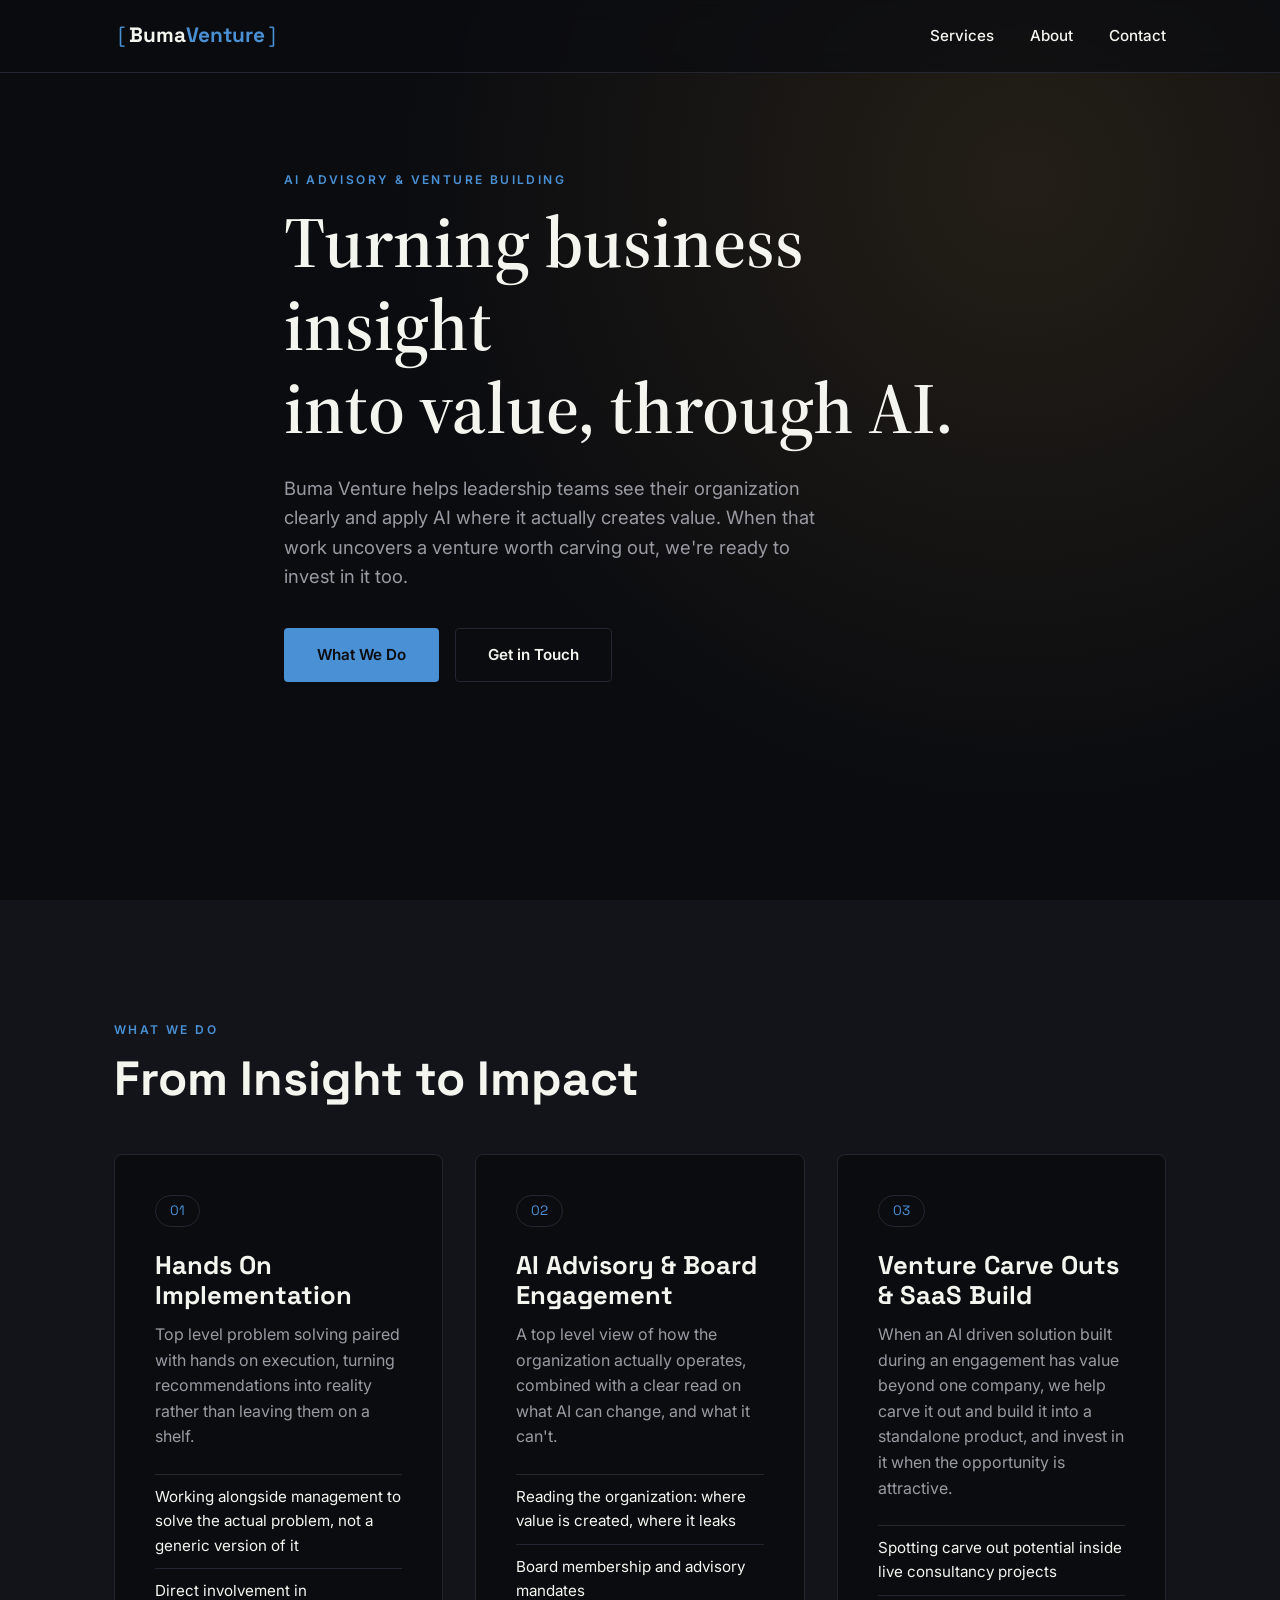
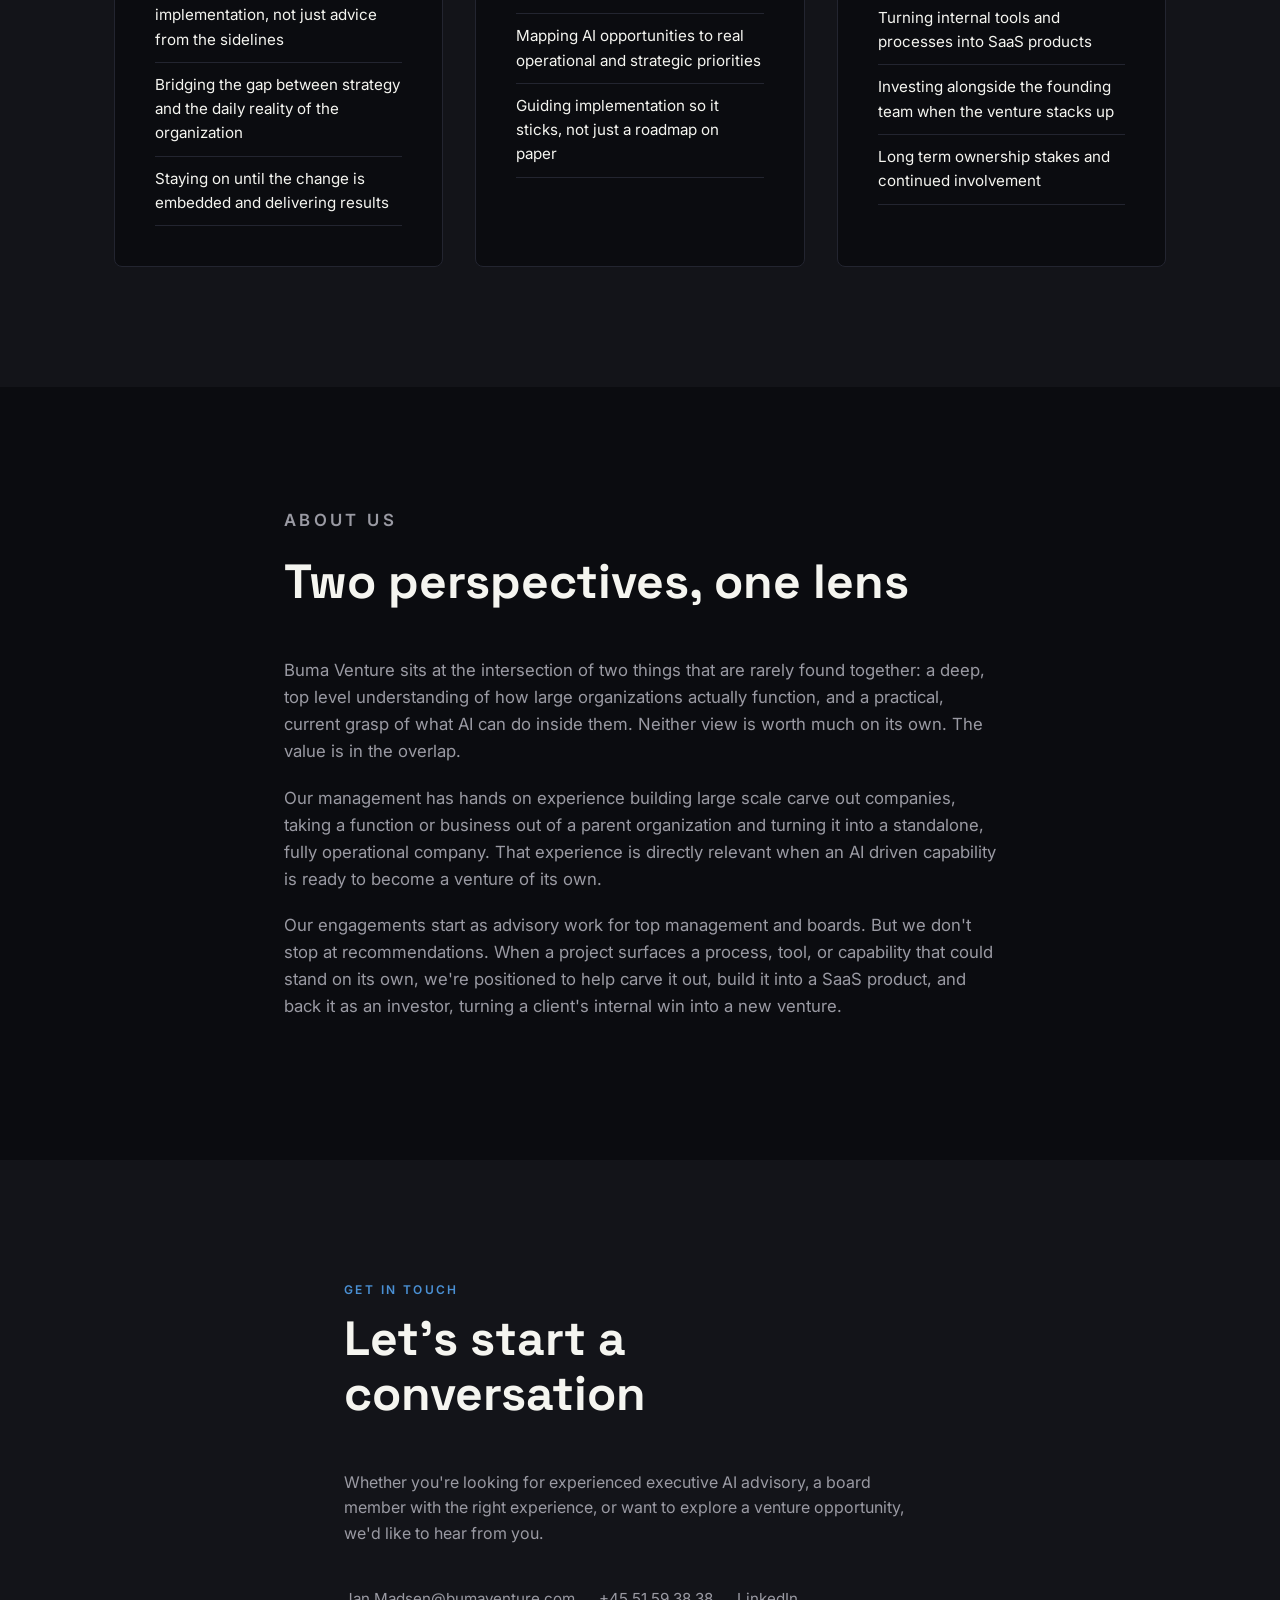
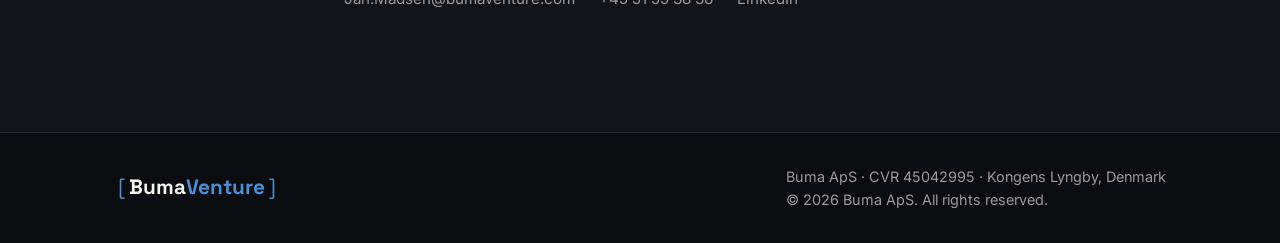
<file: index.html>
<!DOCTYPE html>
<html lang="en">
<head>
<meta charset="UTF-8">
<meta name="viewport" content="width=device-width, initial-scale=1.0">
<title>Buma Venture — AI Advisory &amp; Venture Building</title>
<link rel="preconnect" href="https://fonts.googleapis.com">
<link rel="preconnect" href="https://fonts.gstatic.com" crossorigin>
<link href="https://fonts.googleapis.com/css2?family=Space+Grotesk:wght@400;500;600;700&family=Source+Serif+4:opsz,wght@8..60,400;8..60,600&family=Inter:wght@400;500;600&display=swap" rel="stylesheet">
<link rel="stylesheet" href="styles.css">
</head>
<body>

<header class="navbar" id="navbar">
  <div class="container nav-inner">
    <a href="#top" class="logo"><span class="accent bracket">[</span>Buma<span class="accent">Venture</span><span class="accent bracket">]</span></a>
    <nav class="nav-links">
      <a href="#services">Services</a>
      <a href="#about">About</a>
      <a href="#contact">Contact</a>
    </nav>
    <button class="nav-toggle" id="navToggle" aria-label="Toggle menu">
      <span></span><span></span><span></span>
    </button>
  </div>
</header>

<section class="hero" id="top">
  <div class="container hero-inner">
    <p class="eyebrow reveal">AI Advisory &amp; Venture Building</p>
    <h1 class="reveal">Turning business insight<br>into value, through AI.</h1>
    <p class="hero-sub reveal">Buma Venture helps leadership teams see their organization clearly and apply AI where it actually creates value. When that work uncovers a venture worth carving out, we're ready to invest in it too.</p>
    <div class="hero-cta reveal">
      <a href="#services" class="btn btn-primary">What We Do</a>
      <a href="#contact" class="btn btn-outline">Get in Touch</a>
    </div>
  </div>
</section>

<section class="services" id="services">
  <div class="container">
    <p class="eyebrow reveal">What We Do</p>
    <h2 class="reveal">From Insight to Impact</h2>
    <div class="pillars pillars-3">
      <div class="pillar reveal">
        <span class="pillar-tag">01</span>
        <h3>Hands On Implementation</h3>
        <p class="pillar-desc">Top level problem solving paired with hands on execution, turning recommendations into reality rather than leaving them on a shelf.</p>
        <ul>
          <li>Working alongside management to solve the actual problem, not a generic version of it</li>
          <li>Direct involvement in implementation, not just advice from the sidelines</li>
          <li>Bridging the gap between strategy and the daily reality of the organization</li>
          <li>Staying on until the change is embedded and delivering results</li>
        </ul>
      </div>
      <div class="pillar reveal">
        <span class="pillar-tag">02</span>
        <h3>AI Advisory &amp; Board Engagement</h3>
        <p class="pillar-desc">A top level view of how the organization actually operates, combined with a clear read on what AI can change, and what it can't.</p>
        <ul>
          <li>Reading the organization: where value is created, where it leaks</li>
          <li>Board membership and advisory mandates</li>
          <li>Mapping AI opportunities to real operational and strategic priorities</li>
          <li>Guiding implementation so it sticks, not just a roadmap on paper</li>
        </ul>
      </div>
      <div class="pillar reveal">
        <span class="pillar-tag">03</span>
        <h3>Venture Carve Outs &amp; SaaS Build</h3>
        <p class="pillar-desc">When an AI driven solution built during an engagement has value beyond one company, we help carve it out and build it into a standalone product, and invest in it when the opportunity is attractive.</p>
        <ul>
          <li>Spotting carve out potential inside live consultancy projects</li>
          <li>Turning internal tools and processes into SaaS products</li>
          <li>Investing alongside the founding team when the venture stacks up</li>
          <li>Long term ownership stakes and continued involvement</li>
        </ul>
      </div>
    </div>
  </div>
</section>

<section class="about" id="about">
  <div class="container about-inner">
    <p class="eyebrow reveal">About Us</p>
    <h2 class="reveal">Two perspectives, one lens</h2>
    <p class="reveal">Buma Venture sits at the intersection of two things that are rarely found together: a deep, top level understanding of how large organizations actually function, and a practical, current grasp of what AI can do inside them. Neither view is worth much on its own. The value is in the overlap.</p>
    <p class="reveal">Our management has hands on experience building large scale carve out companies, taking a function or business out of a parent organization and turning it into a standalone, fully operational company. That experience is directly relevant when an AI driven capability is ready to become a venture of its own.</p>
    <p class="reveal">Our engagements start as advisory work for top management and boards. But we don't stop at recommendations. When a project surfaces a process, tool, or capability that could stand on its own, we're positioned to help carve it out, build it into a SaaS product, and back it as an investor, turning a client's internal win into a new venture.</p>
  </div>
</section>

<section class="contact" id="contact">
  <div class="container contact-inner">
    <p class="eyebrow reveal">Get in Touch</p>
    <h2 class="reveal">Let's start a conversation</h2>
    <p class="reveal">Whether you're looking for experienced executive AI advisory, a board member with the right experience, or want to explore a venture opportunity, we'd like to hear from you.</p>
    <div class="contact-details reveal">
      <p><a href="mailto:Jan.Madsen@bumaventure.com">Jan.Madsen@bumaventure.com</a></p>
      <p><a href="tel:+4551593838">+45 51 59 38 38</a></p>
      <p><a href="https://www.linkedin.com/in/jan-madsen--/" target="_blank" rel="noopener">LinkedIn</a></p>
    </div>
  </div>
</section>

<footer class="footer">
  <div class="container footer-inner">
    <a href="#top" class="logo"><span class="accent bracket">[</span>Buma<span class="accent">Venture</span><span class="accent bracket">]</span></a>
    <p>Buma ApS &middot; CVR 45042995 &middot; Kongens Lyngby, Denmark<br>&copy; 2026 Buma ApS. All rights reserved.</p>
  </div>
</footer>

<script src="script.js"></script>
</body>
</html>
</file>
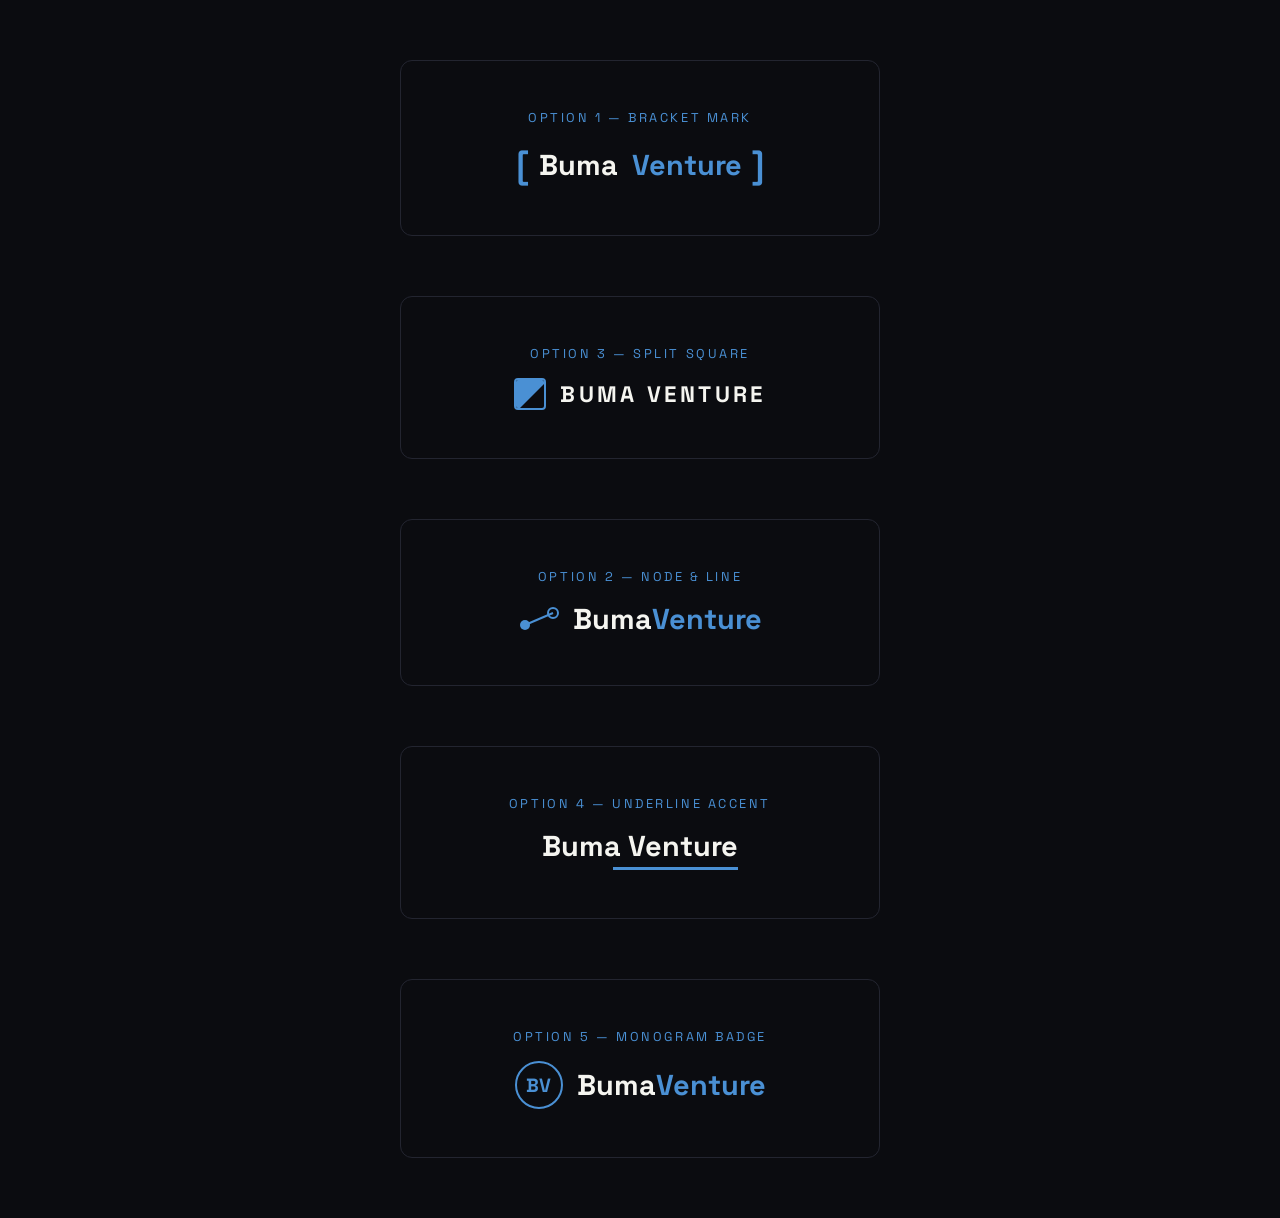
<file: logo-mockups.html>
<!DOCTYPE html>
<html lang="en">
<head>
<meta charset="UTF-8">
<meta name="viewport" content="width=device-width, initial-scale=1.0">
<title>Buma Venture — Logo Mockups</title>
<link href="https://fonts.googleapis.com/css2?family=Space+Grotesk:wght@500;700&display=swap" rel="stylesheet">
<style>
  :root { --bg:#0b0c10; --text:#f5f5f0; --accent:#4a90d4; --border:#232530; }
  * { box-sizing: border-box; }
  body {
    background: var(--bg);
    color: var(--text);
    font-family: 'Space Grotesk', sans-serif;
    margin: 0;
    padding: 60px 24px;
    display: flex;
    flex-direction: column;
    gap: 60px;
    align-items: center;
  }
  .option {
    border: 1px solid var(--border);
    border-radius: 12px;
    padding: 48px 64px;
    display: flex;
    flex-direction: column;
    align-items: center;
    gap: 16px;
    width: 100%;
    max-width: 480px;
  }
  .label {
    font-size: 0.8rem;
    letter-spacing: 0.2em;
    text-transform: uppercase;
    color: var(--accent);
  }
  .logo { display: flex; align-items: center; gap: 14px; font-size: 1.8rem; font-weight: 700; }
  .accent { color: var(--accent); }

  /* 1. Bracket Mark */
  .bracket { display: flex; align-items: center; gap: 10px; }
  .bracket-char { font-size: 2.2rem; font-weight: 700; color: var(--accent); }

  /* 3. Split Square */
  .split-square {
    width: 32px; height: 32px;
    position: relative;
    border: 2px solid var(--accent);
    border-radius: 4px;
    overflow: hidden;
  }
  .split-square::after {
    content: "";
    position: absolute;
    top: 0; left: 0;
    width: 0; height: 0;
    border-style: solid;
    border-width: 32px 32px 0 0;
    border-color: var(--accent) transparent transparent transparent;
  }
  .tracked { letter-spacing: 0.15em; font-size: 1.4rem; }

  /* 5. Monogram Badge */
  .badge {
    width: 48px; height: 48px;
    border: 2px solid var(--accent);
    border-radius: 50%;
    display: flex; align-items: center; justify-content: center;
    font-weight: 700; color: var(--accent); font-size: 1.2rem;
  }

  /* 2. Node & Line */
  .node-icon { display: flex; align-items: center; }
  .node-icon svg { display: block; }

  /* 4. Underline Accent */
  .underline-logo { position: relative; display: inline-block; padding-bottom: 6px; }
  .underline-logo::after {
    content: "";
    position: absolute;
    bottom: 0;
    right: 0;
    width: 64%;
    height: 3px;
    background: var(--accent);
  }
</style>
</head>
<body>

<div class="option">
  <span class="label">Option 1 — Bracket Mark</span>
  <div class="bracket">
    <span class="bracket-char">[</span>
    <span class="logo">Buma<span class="accent">Venture</span></span>
    <span class="bracket-char">]</span>
  </div>
</div>

<div class="option">
  <span class="label">Option 3 — Split Square</span>
  <div class="logo">
    <div class="split-square"></div>
    <span class="tracked">BUMA VENTURE</span>
  </div>
</div>

<div class="option">
  <span class="label">Option 2 — Node &amp; Line</span>
  <div class="logo">
    <span class="node-icon">
      <svg width="40" height="24" viewBox="0 0 40 24" fill="none">
        <line x1="6" y1="18" x2="34" y2="6" stroke="#4a90d4" stroke-width="2"/>
        <circle cx="6" cy="18" r="5" fill="#4a90d4"/>
        <circle cx="34" cy="6" r="5" fill="none" stroke="#4a90d4" stroke-width="2"/>
      </svg>
    </span>
    <span>Buma<span class="accent">Venture</span></span>
  </div>
</div>

<div class="option">
  <span class="label">Option 4 — Underline Accent</span>
  <div class="underline-logo logo">
    Buma Venture
  </div>
</div>

<div class="option">
  <span class="label">Option 5 — Monogram Badge</span>
  <div class="logo">
    <div class="badge">BV</div>
    <span>Buma<span class="accent">Venture</span></span>
  </div>
</div>

</body>
</html>
</file>
<file: styles.css>
:root {
  --bg: #0b0c10;
  --bg-alt: #131419;
  --text: #f5f5f0;
  --text-dim: #9a9aa3;
  --accent: #4a90d4;
  --border: #232530;
  --max-width: 1100px;
}

* { margin: 0; padding: 0; box-sizing: border-box; }

html { scroll-behavior: smooth; }

body {
  font-family: 'Inter', sans-serif;
  background: var(--bg);
  color: var(--text);
  line-height: 1.6;
}

h1, h2, h3 {
  font-family: 'Space Grotesk', sans-serif;
  font-weight: 700;
  line-height: 1.15;
}

.container {
  max-width: var(--max-width);
  margin: 0 auto;
  padding: 0 24px;
}

.accent { color: var(--accent); }

.bracket { font-weight: 400; padding: 0 4px; }

.eyebrow {
  text-transform: uppercase;
  letter-spacing: 0.2em;
  font-size: 0.75rem;
  color: var(--accent);
  font-weight: 600;
  margin-bottom: 12px;
}

/* Navbar */
.navbar {
  position: fixed;
  top: 0;
  left: 0;
  right: 0;
  z-index: 100;
  background: rgba(11, 12, 16, 0.7);
  backdrop-filter: blur(10px);
  border-bottom: 1px solid var(--border);
}

.nav-inner {
  display: flex;
  align-items: center;
  justify-content: space-between;
  height: 72px;
}

.logo {
  font-family: 'Space Grotesk', sans-serif;
  font-weight: 700;
  font-size: 1.3rem;
  color: var(--text);
  text-decoration: none;
}

.nav-links {
  display: flex;
  gap: 36px;
}

.nav-links a {
  color: var(--text);
  text-decoration: none;
  font-weight: 500;
  font-size: 0.95rem;
  transition: color 0.2s;
}

.nav-links a:hover { color: var(--accent); }

.nav-toggle {
  display: none;
  flex-direction: column;
  gap: 5px;
  background: none;
  border: none;
  cursor: pointer;
  padding: 8px;
}

.nav-toggle span {
  width: 24px;
  height: 2px;
  background: var(--text);
}

/* Hero */
.hero {
  min-height: 100vh;
  display: flex;
  align-items: center;
  padding-top: 72px;
  background:
    radial-gradient(circle at 80% 20%, rgba(212, 166, 74, 0.12), transparent 50%),
    var(--bg);
}

.hero-inner { max-width: 760px; }

.hero h1 {
  font-family: 'Source Serif 4', serif;
  font-weight: 600;
  font-size: clamp(2.5rem, 6vw, 4.5rem);
  margin-bottom: 24px;
}

.hero-sub {
  font-size: 1.15rem;
  color: var(--text-dim);
  max-width: 560px;
  margin-bottom: 36px;
}

.hero-cta {
  display: flex;
  gap: 16px;
  flex-wrap: wrap;
}

/* Buttons */
.btn {
  display: inline-block;
  padding: 14px 32px;
  border-radius: 4px;
  text-decoration: none;
  font-weight: 600;
  font-size: 0.95rem;
  transition: all 0.2s;
  border: 1px solid transparent;
  cursor: pointer;
  font-family: inherit;
}

.btn-primary {
  background: var(--accent);
  color: #0b0c10;
}

.btn-primary:hover {
  background: #6ba8e0;
}

.btn-outline {
  border-color: var(--border);
  color: var(--text);
}

.btn-outline:hover {
  border-color: var(--accent);
  color: var(--accent);
}

/* Sections */
section {
  padding: 120px 0;
}

section h2 {
  font-size: clamp(2rem, 4vw, 3rem);
  margin-bottom: 48px;
}

/* Services */
.services { background: var(--bg-alt); }

.pillars {
  display: grid;
  grid-template-columns: 1fr 1fr;
  gap: 32px;
}

.pillars-3 {
  grid-template-columns: repeat(3, 1fr);
}

@media (max-width: 1024px) {
  .pillars-3 {
    grid-template-columns: 1fr;
  }
}

.pillar {
  border: 1px solid var(--border);
  border-radius: 8px;
  padding: 40px;
  background: var(--bg);
  transition: border-color 0.3s;
}

.pillar:hover { border-color: var(--accent); }

.pillar-tag {
  display: inline-block;
  font-family: 'Space Grotesk', sans-serif;
  font-size: 0.85rem;
  color: var(--accent);
  border: 1px solid var(--border);
  border-radius: 999px;
  padding: 4px 14px;
  margin-bottom: 24px;
}

.pillar h3 {
  font-size: 1.6rem;
  margin-bottom: 12px;
}

.pillar-desc {
  color: var(--text-dim);
  margin-bottom: 24px;
}

.pillar ul {
  list-style: none;
}

.pillar li {
  padding: 10px 0;
  border-top: 1px solid var(--border);
  font-size: 0.95rem;
}

.pillar li:last-child {
  border-bottom: 1px solid var(--border);
}

/* About */
.about-inner { max-width: 760px; }

.about p {
  color: var(--text-dim);
  margin-bottom: 20px;
  font-size: 1.05rem;
}

/* Contact */
.contact { background: var(--bg-alt); }

.contact-inner { max-width: 640px; }

.contact > .container > p.reveal:not(.eyebrow) {
  color: var(--text-dim);
  margin-bottom: 40px;
}

.contact-form {
  display: flex;
  flex-direction: column;
  gap: 16px;
}

.form-row {
  display: grid;
  grid-template-columns: 1fr 1fr;
  gap: 16px;
}

input, textarea {
  width: 100%;
  background: var(--bg);
  border: 1px solid var(--border);
  border-radius: 4px;
  padding: 14px 16px;
  color: var(--text);
  font-family: inherit;
  font-size: 0.95rem;
  resize: vertical;
}

input:focus, textarea:focus {
  outline: none;
  border-color: var(--accent);
}

input::placeholder, textarea::placeholder {
  color: var(--text-dim);
}

.contact-form .btn {
  align-self: flex-start;
}

.contact-details {
  margin-top: 32px;
  display: flex;
  gap: 24px;
  flex-wrap: wrap;
}

.contact-details a {
  color: var(--text-dim);
  text-decoration: none;
  font-size: 0.95rem;
  transition: color 0.2s;
}

.contact-details a:hover {
  color: var(--accent);
}

/* Footer */
.footer {
  border-top: 1px solid var(--border);
  padding: 32px 0;
}

.footer-inner {
  display: flex;
  align-items: center;
  justify-content: space-between;
  flex-wrap: wrap;
  gap: 16px;
}

.footer-inner p {
  color: var(--text-dim);
  font-size: 0.9rem;
}

/* Reveal animation */
.reveal {
  opacity: 0;
  transform: translateY(24px);
  transition: opacity 0.6s ease, transform 0.6s ease;
}

.reveal.visible {
  opacity: 1;
  transform: translateY(0);
}

/* Mobile */
@media (max-width: 768px) {
  .nav-links {
    position: absolute;
    top: 72px;
    left: 0;
    right: 0;
    background: var(--bg);
    flex-direction: column;
    padding: 24px;
    border-bottom: 1px solid var(--border);
    display: none;
    gap: 20px;
  }

  .nav-links.open { display: flex; }

  .nav-toggle { display: flex; }

  .pillars {
    grid-template-columns: 1fr;
  }

  .form-row {
    grid-template-columns: 1fr;
  }

  section { padding: 80px 0; }
}
</file>
